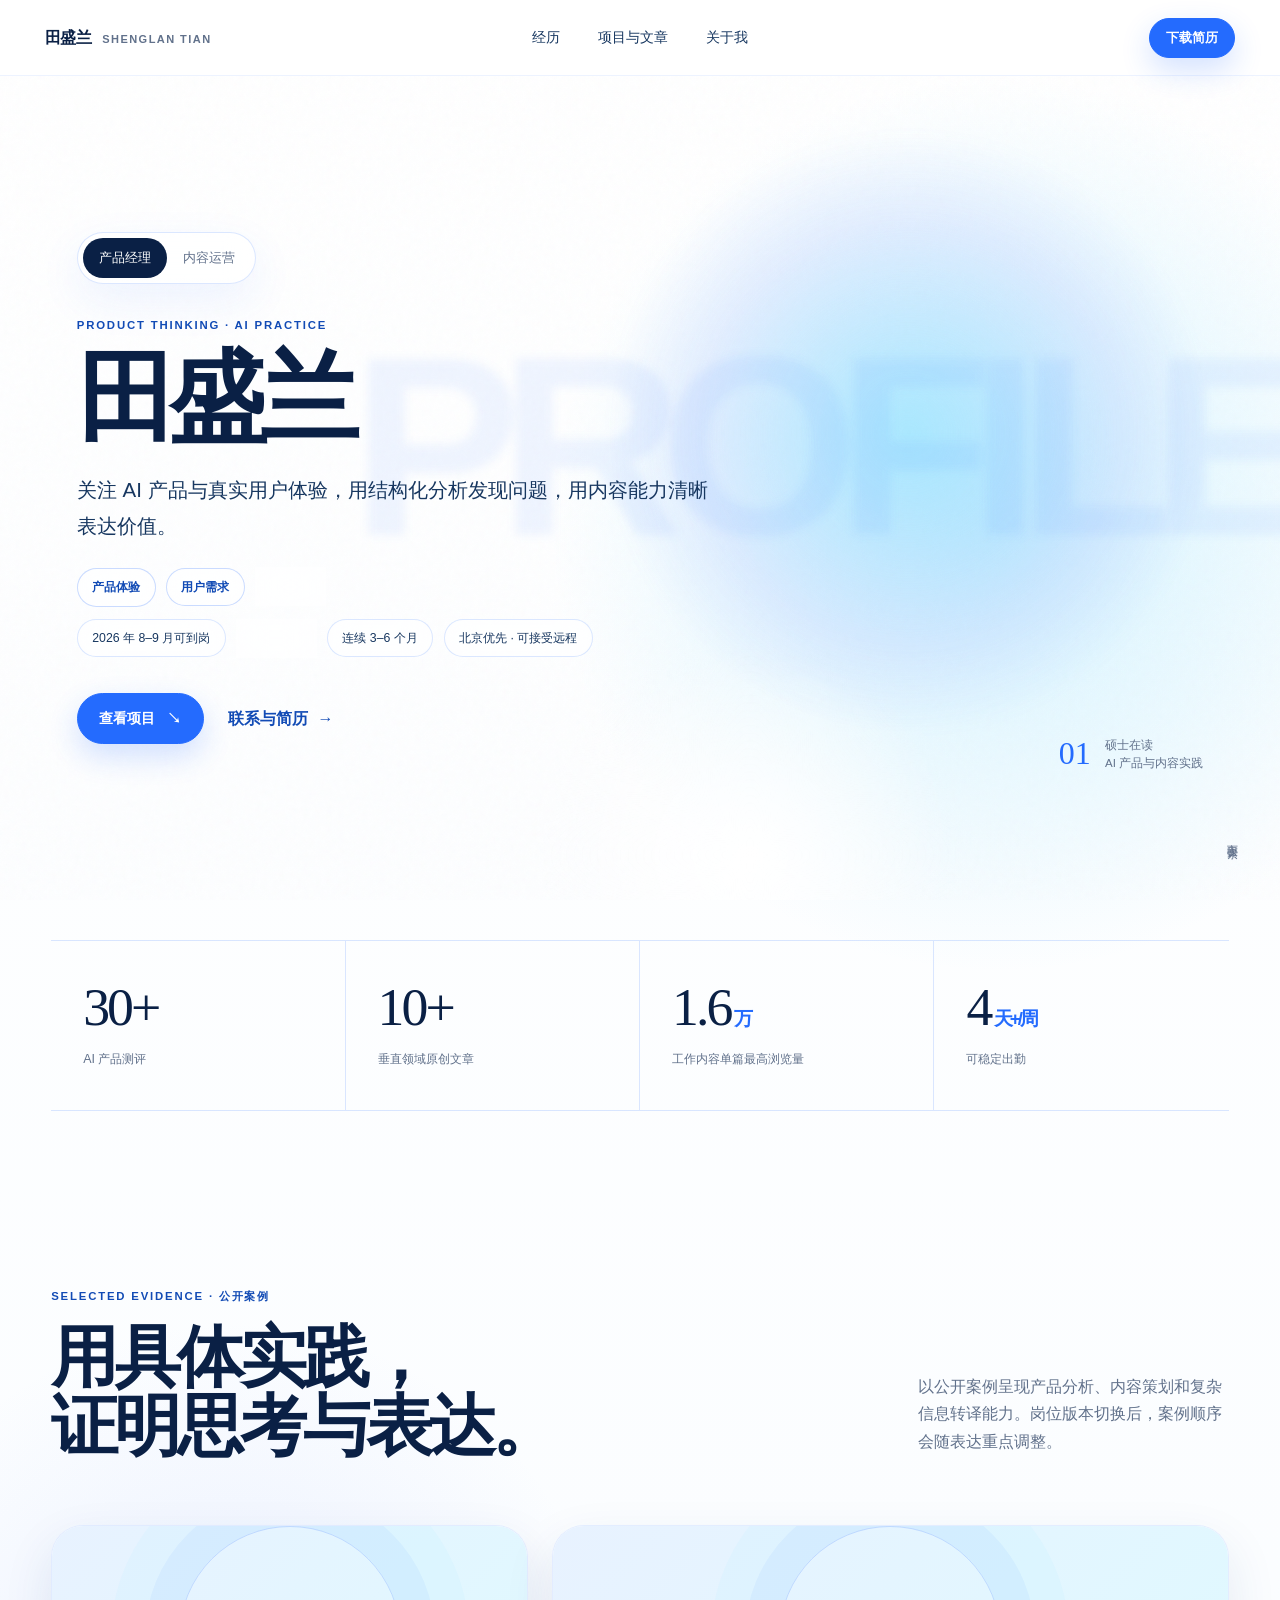
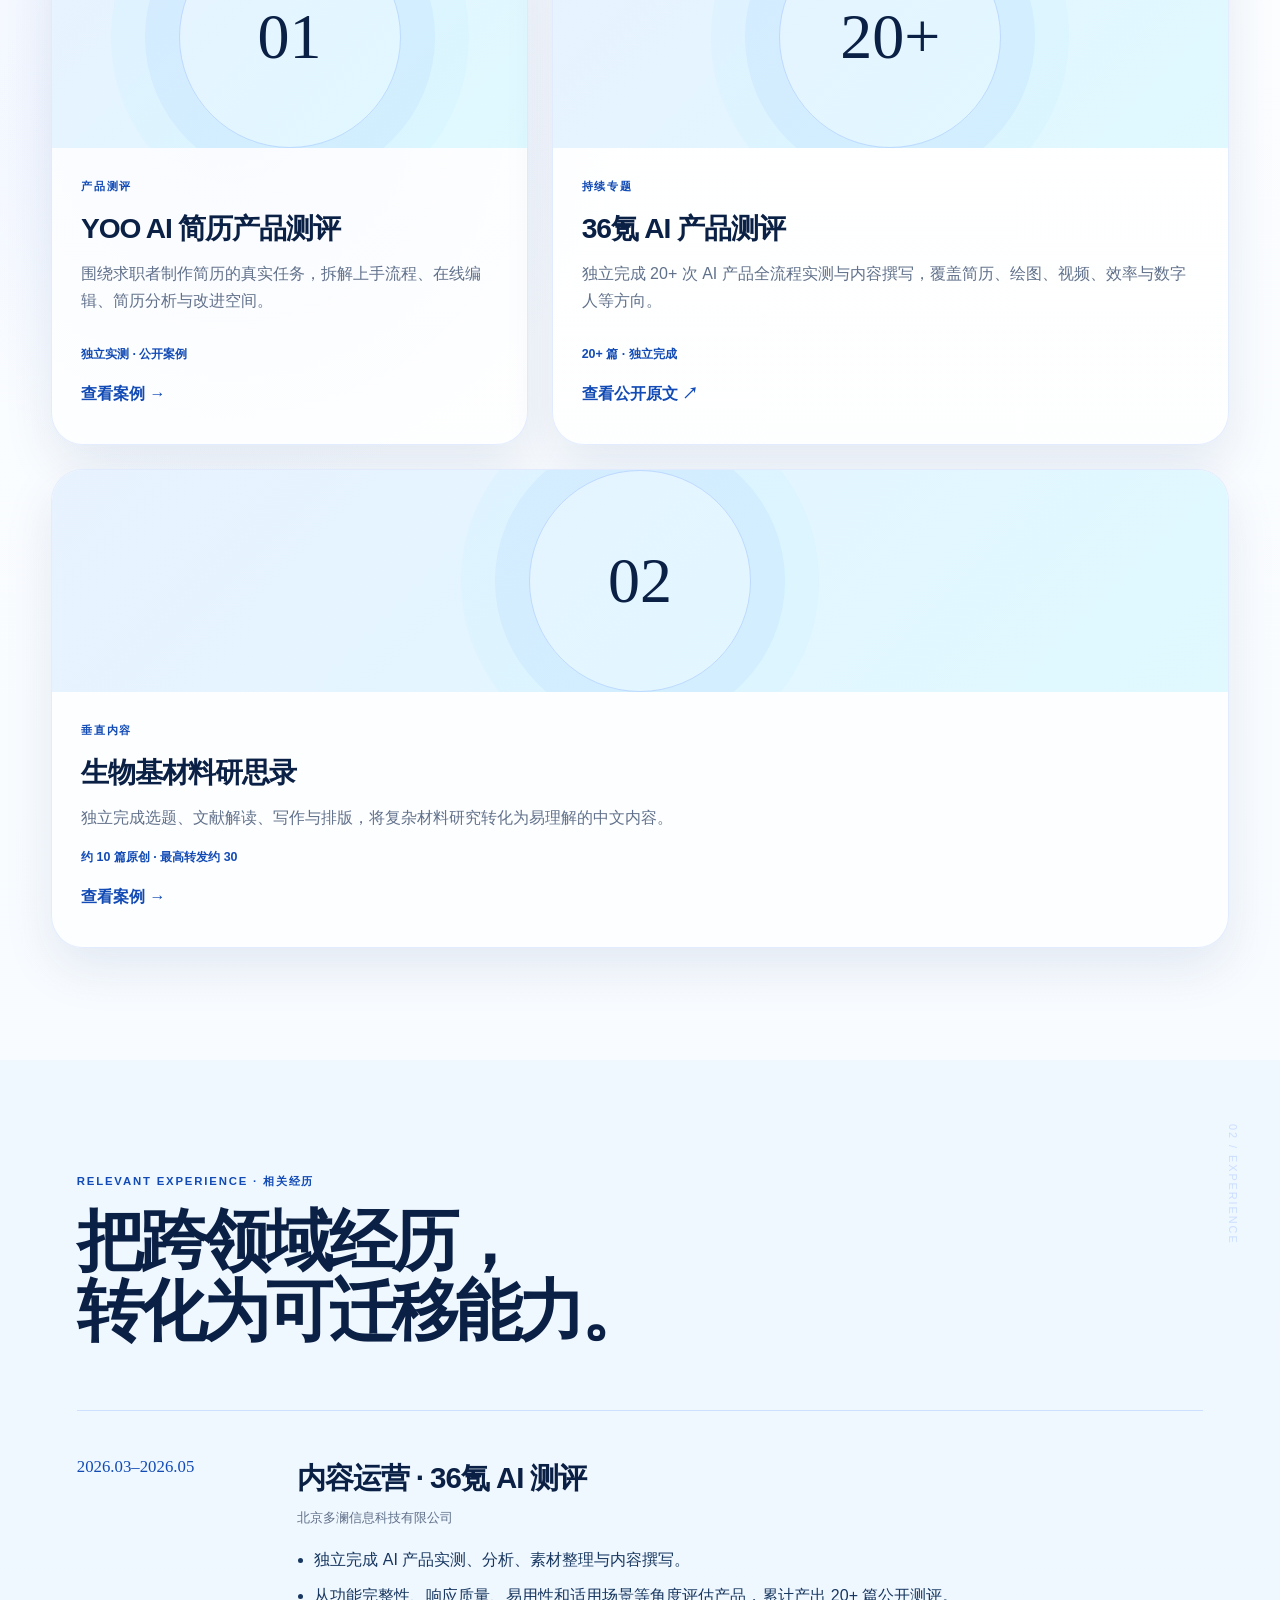
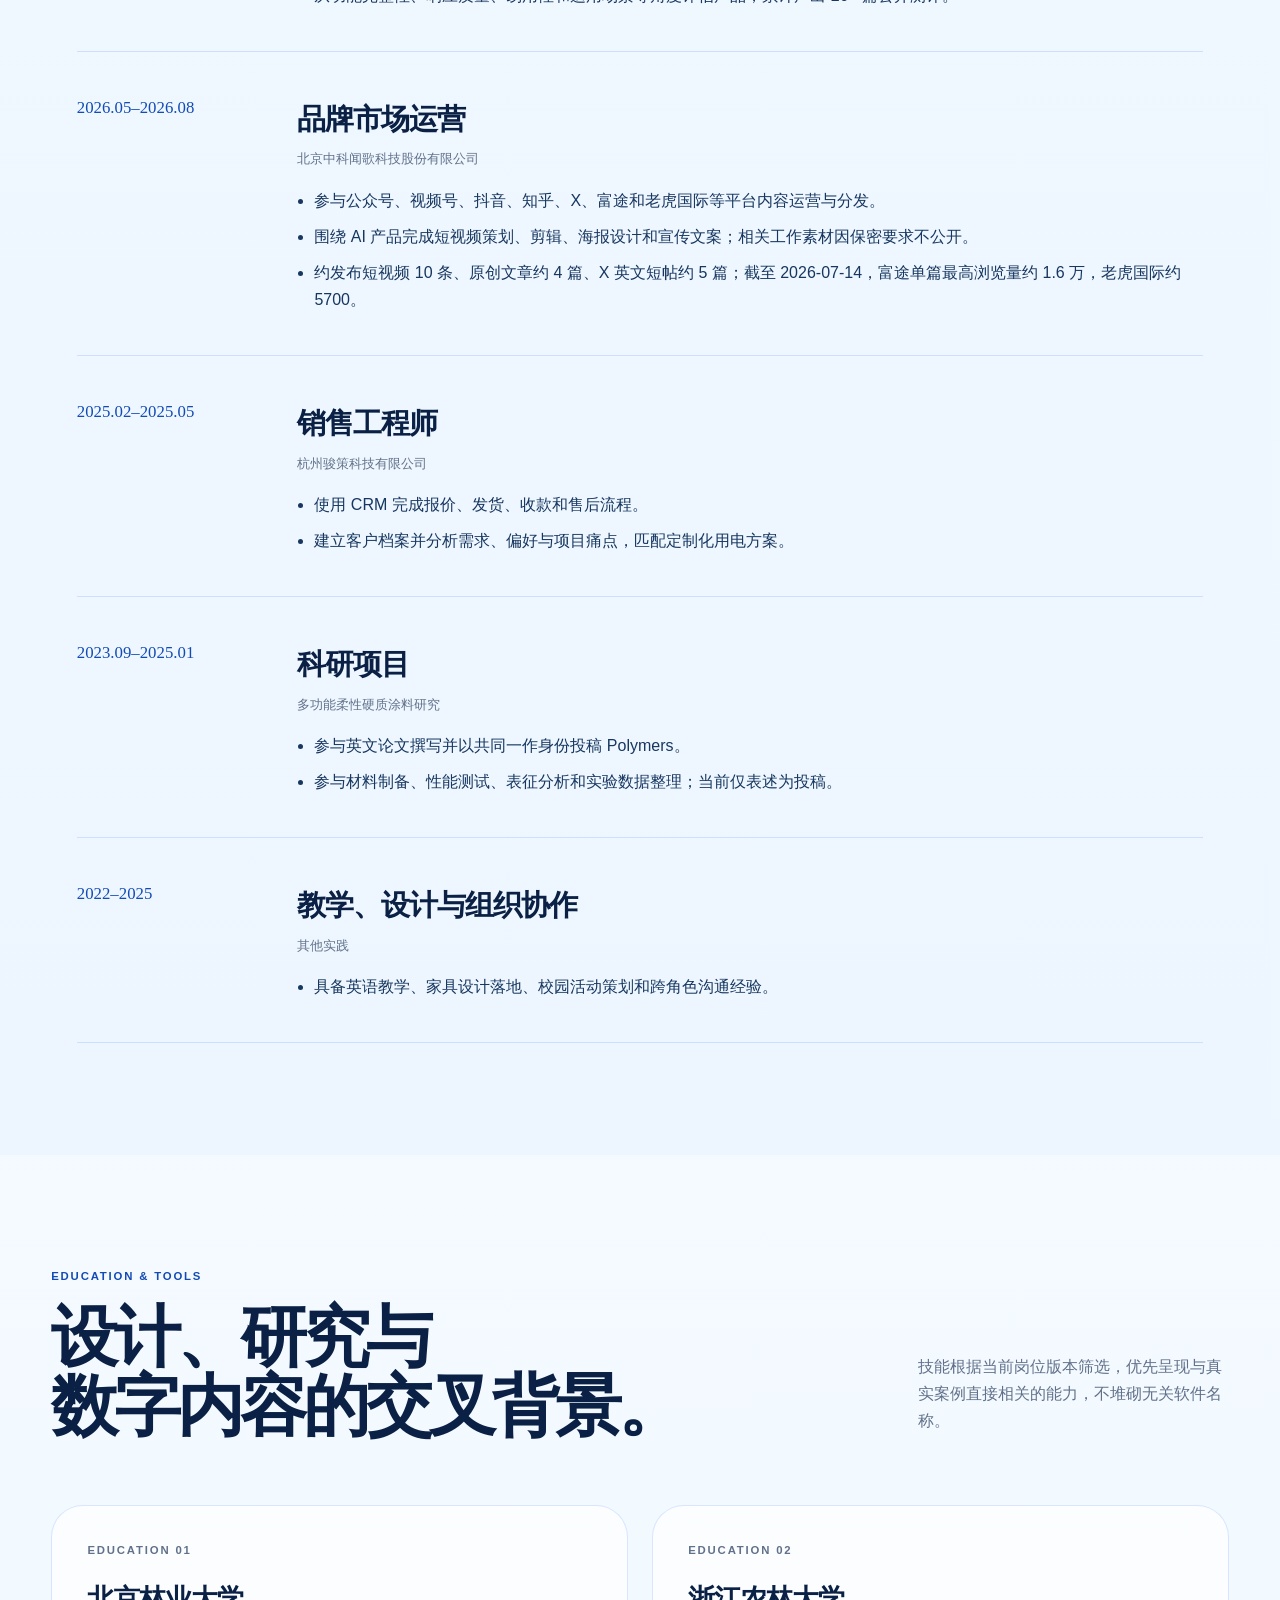
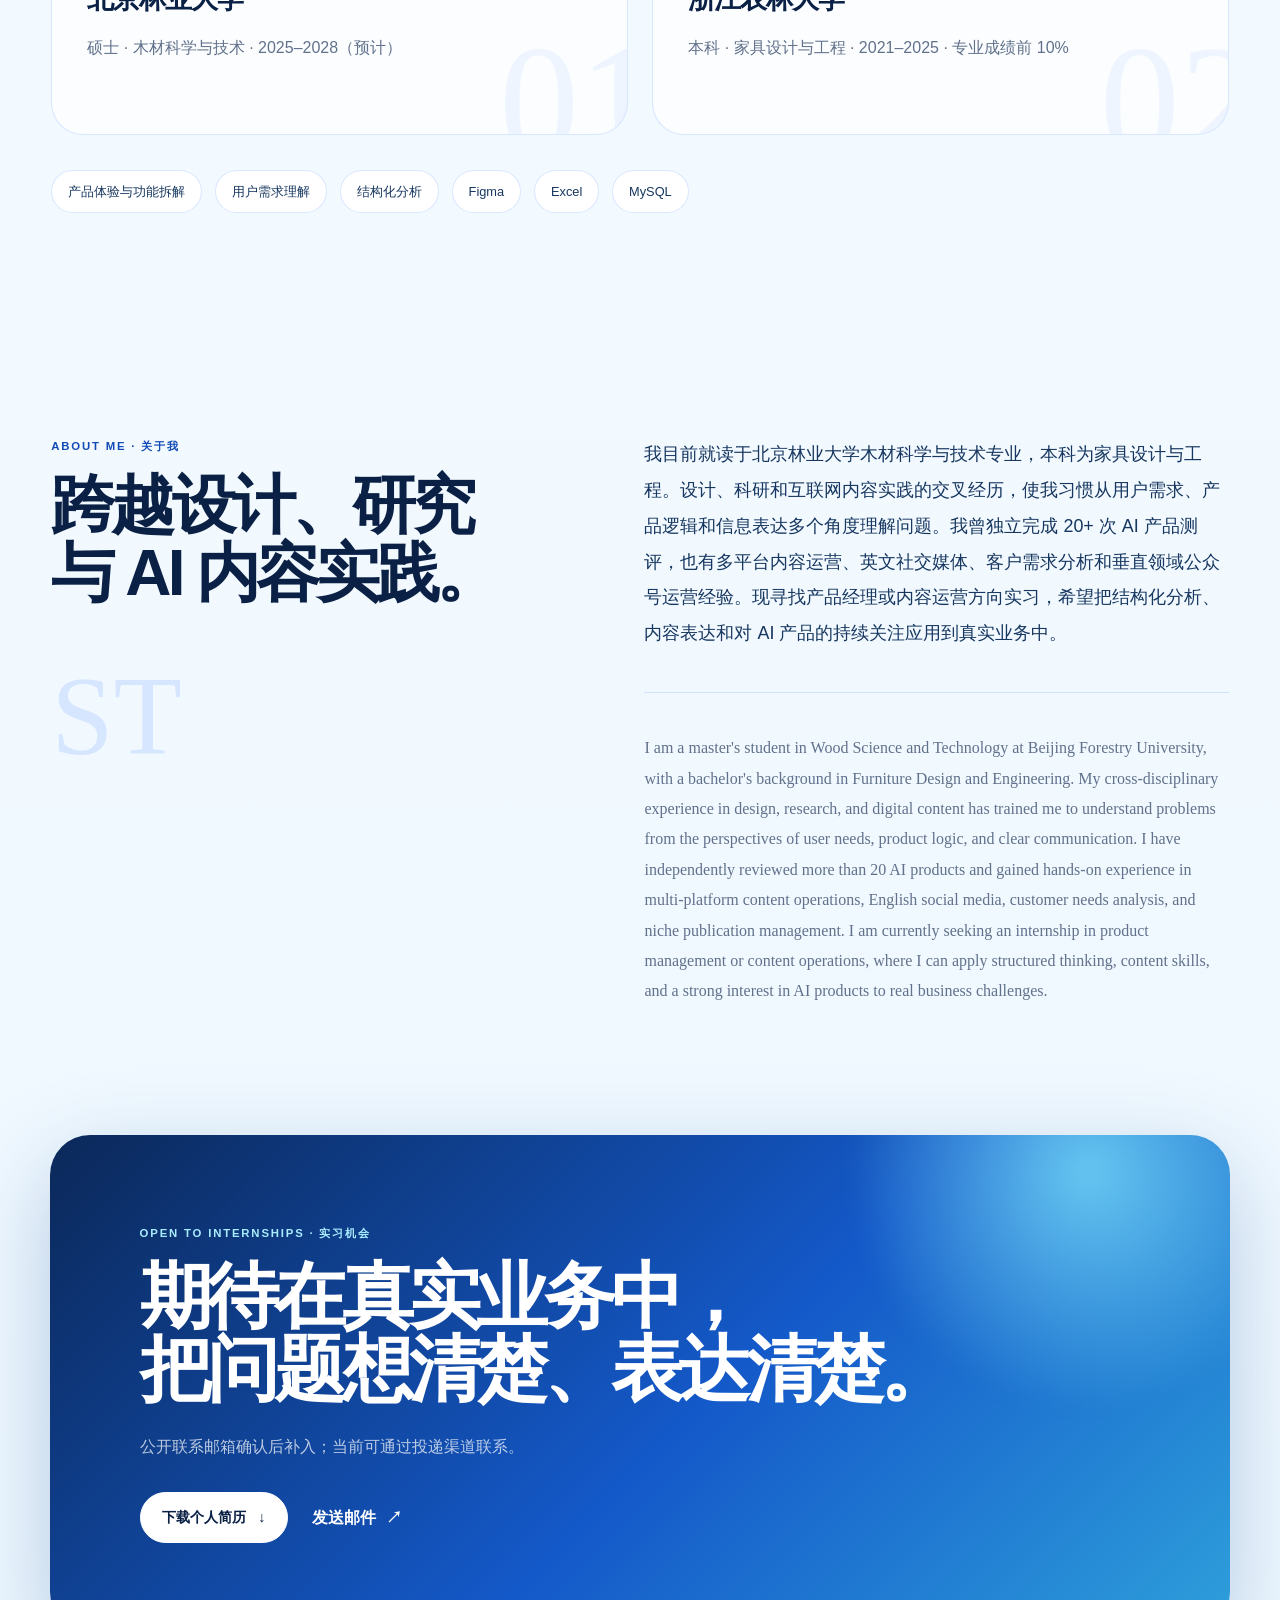
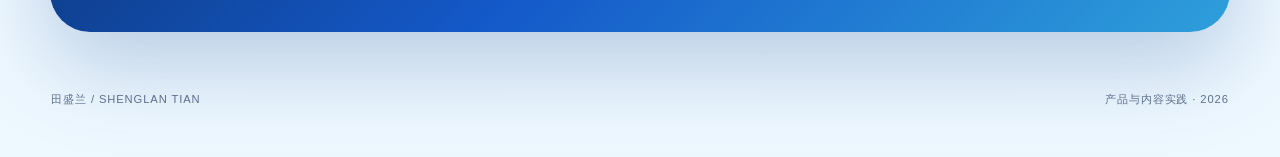
<file: index.html>
<!doctype html>
<html lang="zh-CN">
<head>
  <meta charset="utf-8">
  <meta name="viewport" content="width=device-width, initial-scale=1">
  <meta name="description" content="田盛兰的个人求职网站，聚焦产品经理与内容运营方向，展示 AI 产品测评、内容实践与相关经历。">
  <meta name="theme-color" content="#f7fbff">
  <title>田盛兰｜产品与内容实践</title>
  <link rel="stylesheet" href="styles/tokens.css">
  <link rel="stylesheet" href="styles/site.css">
  <link rel="stylesheet" href="styles/responsive.css">
</head>
<body>
  <a class="skip-link" href="#main-content">跳至主要内容</a>

  <header class="site-header">
    <a class="identity-mark" href="#hero" aria-label="返回首页">
      <span>田盛兰</span>
      <span>SHENGLAN TIAN</span>
    </a>
    <nav aria-label="主导航">
      <a href="#experience">经历</a>
      <a href="#projects">项目与文章</a>
      <a href="#about">关于我</a>
    </nav>
    <a class="button button--small header-download" data-resume-link href="assets/resume/田盛兰-个人简历.pdf" download>下载简历</a>
  </header>

  <main id="main-content">
    <section class="hero" id="hero" aria-labelledby="hero-title">
      <div class="hero__light hero__light--one" aria-hidden="true"></div>
      <div class="hero__light hero__light--two" aria-hidden="true"></div>
      <div class="hero__ghost" aria-hidden="true">PROFILE</div>

      <div class="hero__content">
        <div class="role-switch" role="group" aria-label="查看岗位版本">
          <button type="button" data-role="productManager" aria-pressed="true">产品经理</button>
          <button type="button" data-role="contentOperations" aria-pressed="false">内容运营</button>
        </div>
        <p class="eyebrow" data-field="eyebrow"></p>
        <h1 id="hero-title" data-field="headline"></h1>
        <p class="hero__summary" data-field="summary"></p>
        <div class="tag-row" data-list="tags"></div>
        <ul class="availability" data-list="availability" aria-label="实习条件"></ul>
        <div class="hero__actions">
          <a class="button" href="#projects">查看项目 <span aria-hidden="true">↘</span></a>
          <a class="text-link" href="#contact">联系与简历 <span aria-hidden="true">→</span></a>
        </div>
      </div>

      <aside class="hero-note" aria-label="个人状态">
        <span class="hero-note__number">01</span>
        <p>硕士在读<br>AI 产品与内容实践</p>
      </aside>
      <a class="scroll-cue" href="#metrics"><span>向下探索</span><span aria-hidden="true">↓</span></a>
    </section>

    <section class="section metrics" id="metrics" aria-label="核心数据">
      <div class="metrics__grid" data-list="metrics"></div>
    </section>

    <section class="section section--projects" id="projects">
      <div class="section-heading">
        <div>
          <p class="eyebrow">SELECTED EVIDENCE · 公开案例</p>
          <h2>用具体实践，<br>证明思考与表达。</h2>
        </div>
        <p>以公开案例呈现产品分析、内容策划和复杂信息转译能力。岗位版本切换后，案例顺序会随表达重点调整。</p>
      </div>
      <div class="project-grid" data-project-grid></div>
    </section>

    <section class="section section--experience" id="experience">
      <div class="section-index" aria-hidden="true">02 / EXPERIENCE</div>
      <div class="section-heading section-heading--compact">
        <div>
          <p class="eyebrow">RELEVANT EXPERIENCE · 相关经历</p>
          <h2>把跨领域经历，<br>转化为可迁移能力。</h2>
        </div>
      </div>
      <div class="timeline" data-experience-list></div>
    </section>

    <section class="section education" id="education">
      <div class="section-heading">
        <div>
          <p class="eyebrow">EDUCATION & TOOLS</p>
          <h2>设计、研究与<br>数字内容的交叉背景。</h2>
        </div>
        <p>技能根据当前岗位版本筛选，优先呈现与真实案例直接相关的能力，不堆砌无关软件名称。</p>
      </div>
      <div class="education-grid" data-list="education"></div>
      <div class="skill-cloud" data-list="skills" aria-label="相关能力与工具"></div>
    </section>

    <section class="section about" id="about">
      <div class="about__title">
        <p class="eyebrow">ABOUT ME · 关于我</p>
        <h2>跨越设计、研究<br>与 AI 内容实践。</h2>
        <span class="about__monogram" aria-hidden="true">ST</span>
      </div>
      <div class="about__copy">
        <p data-field="aboutZh"></p>
        <p class="about__english" lang="en" data-field="aboutEn"></p>
      </div>
    </section>

    <section class="section contact" id="contact">
      <div class="contact__glow" aria-hidden="true"></div>
      <p class="eyebrow">OPEN TO INTERNSHIPS · 实习机会</p>
      <h2>期待在真实业务中，<br>把问题想清楚、表达清楚。</h2>
      <p data-field="contactNote"></p>
      <div class="contact__actions">
        <a class="button button--light" data-resume-link href="assets/resume/田盛兰-个人简历.pdf" download>下载个人简历 <span aria-hidden="true">↓</span></a>
        <a class="text-link text-link--light" data-email-link hidden>发送邮件 <span aria-hidden="true">↗</span></a>
      </div>
    </section>
  </main>

  <footer>
    <span>田盛兰 / SHENGLAN TIAN</span>
    <span>产品与内容实践 · 2026</span>
  </footer>

  <noscript><p class="noscript">请启用 JavaScript 以查看岗位定制内容；简历仍可通过页面顶部按钮下载。</p></noscript>
  <script src="scripts/content.js"></script>
  <script src="scripts/app.js"></script>
</body>
</html>
</file>
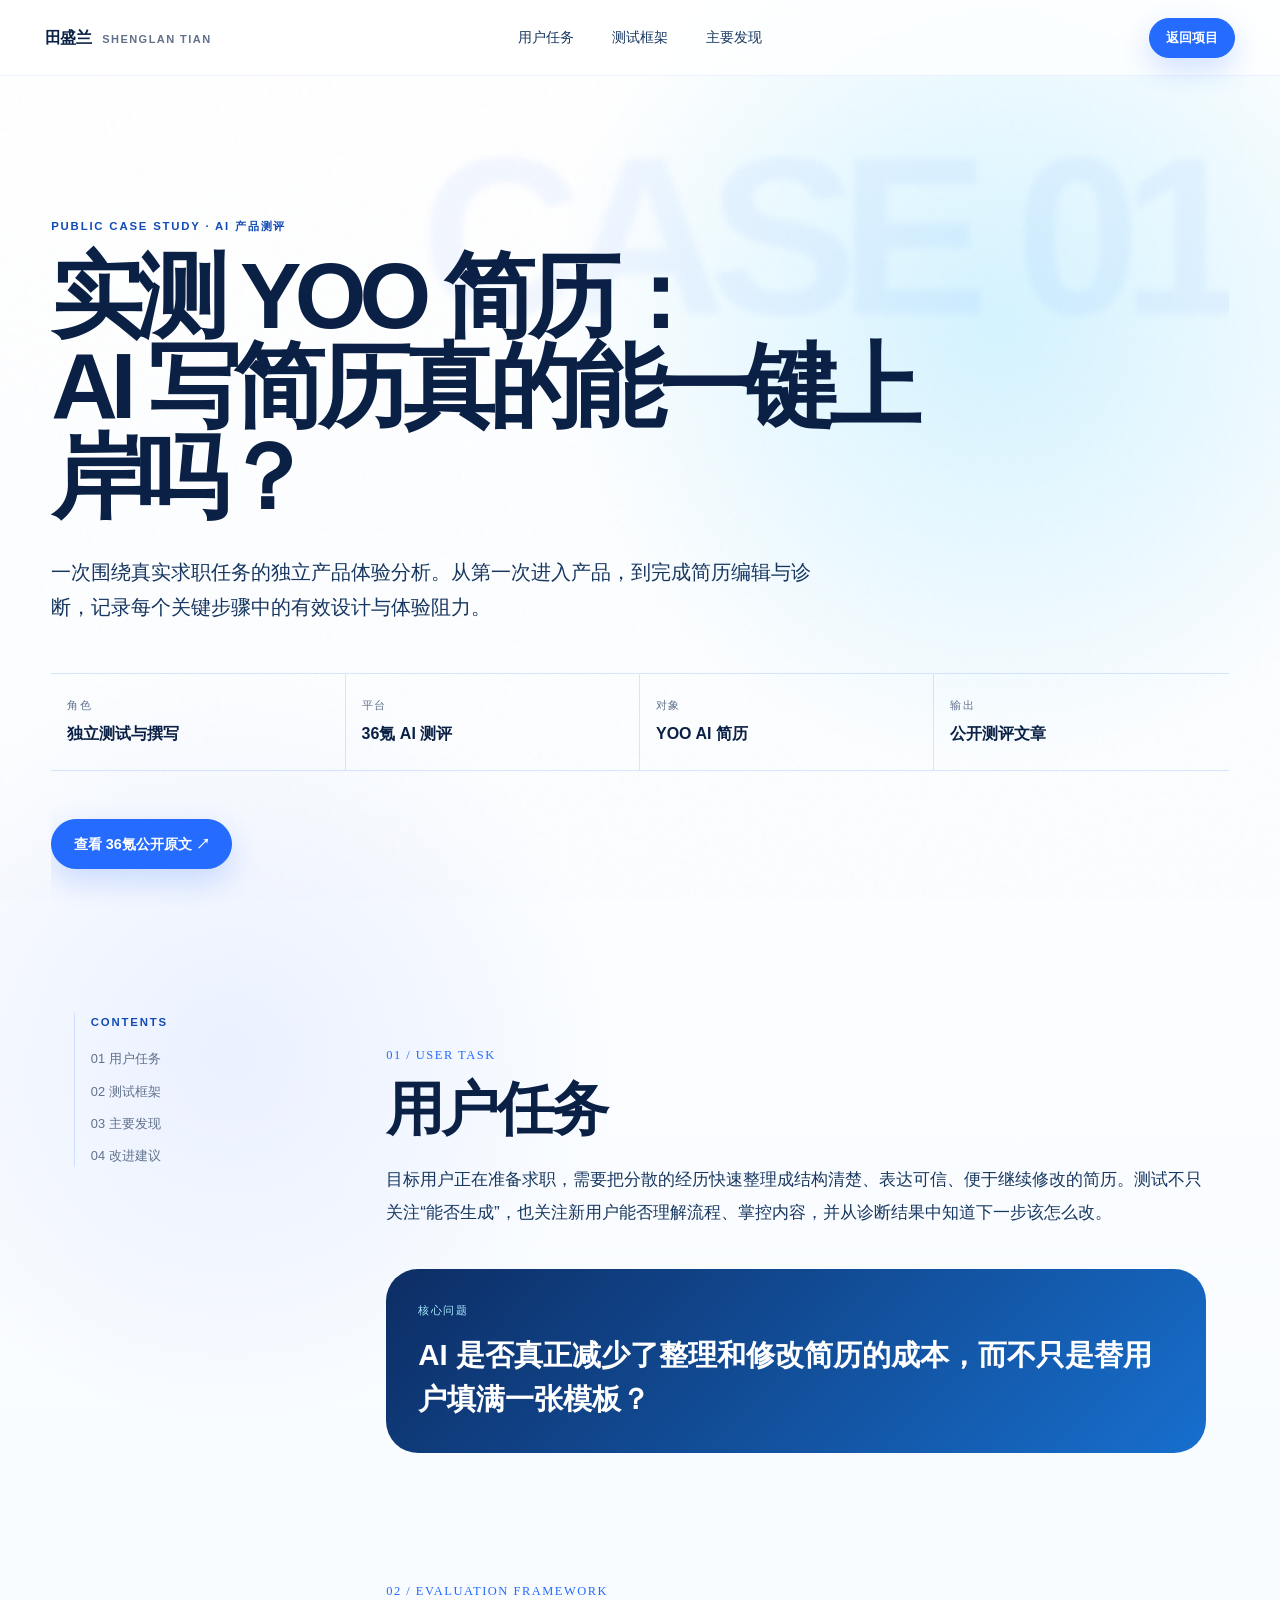
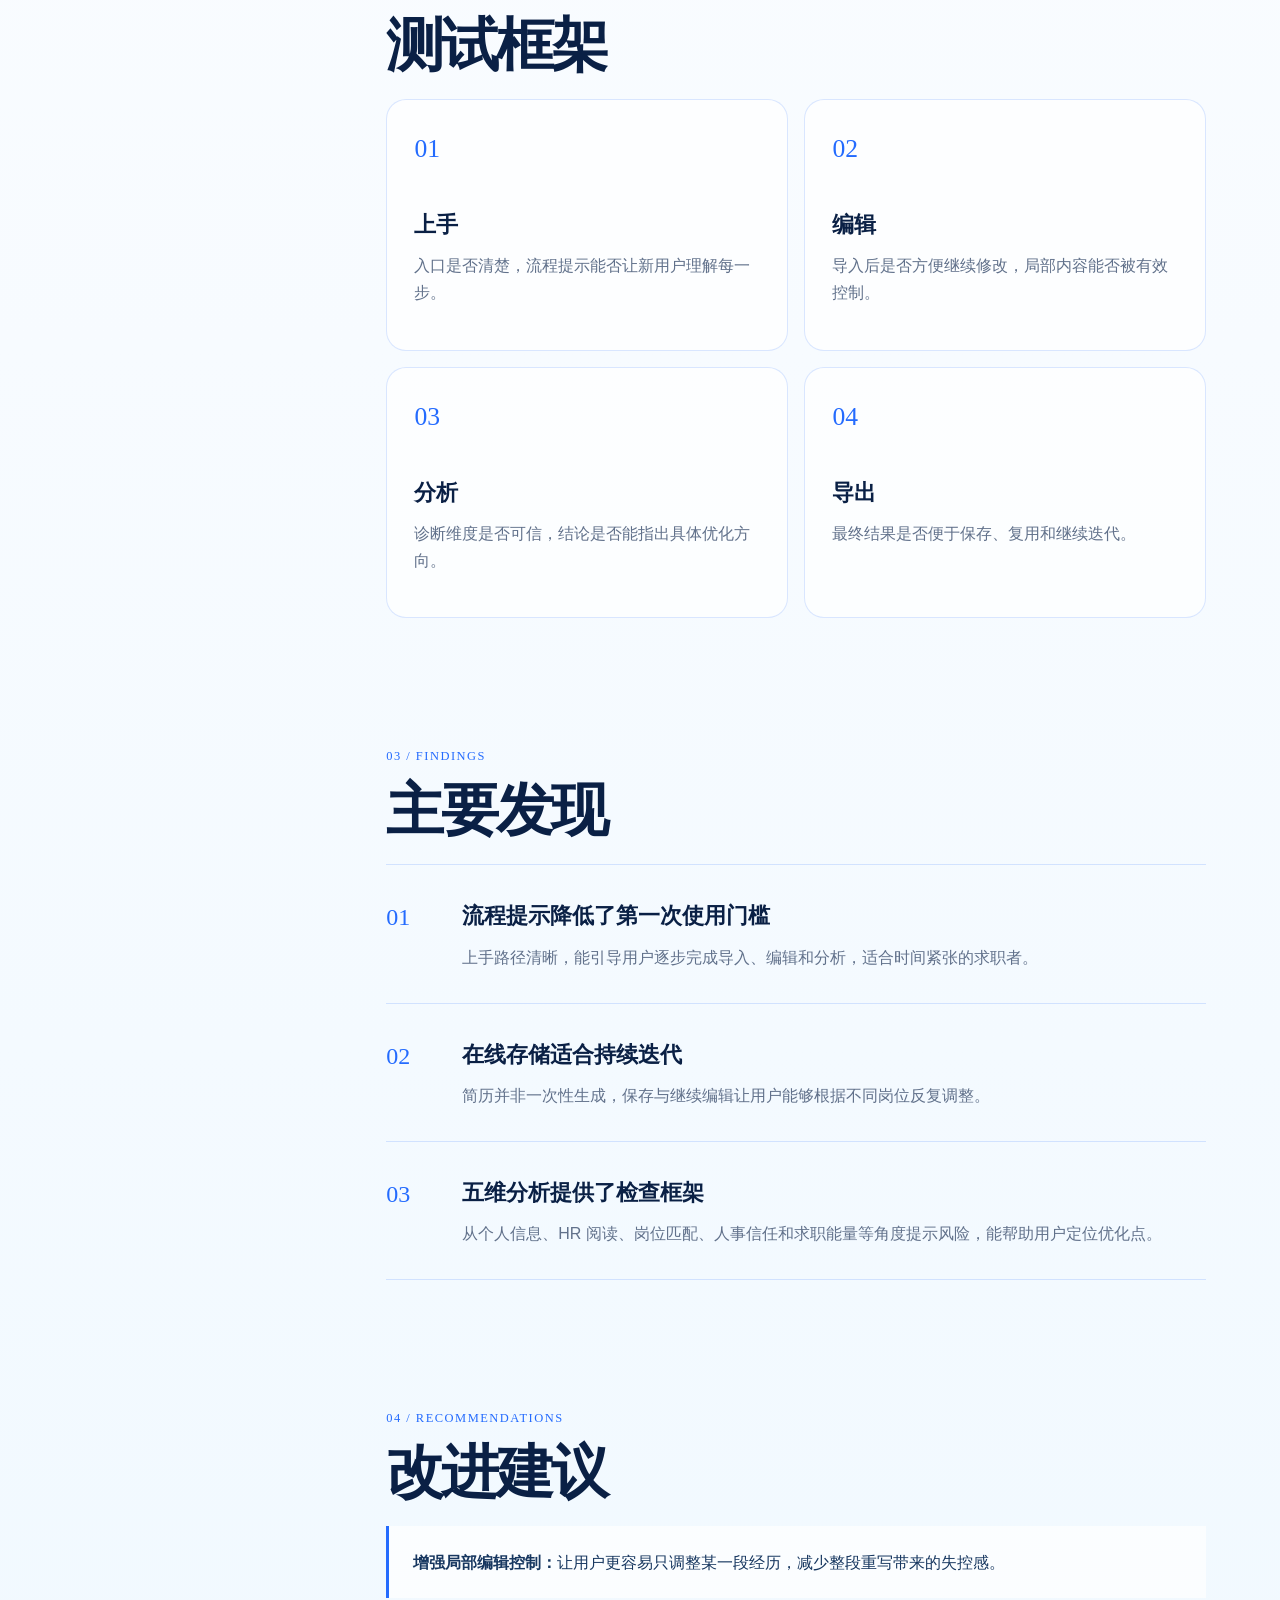
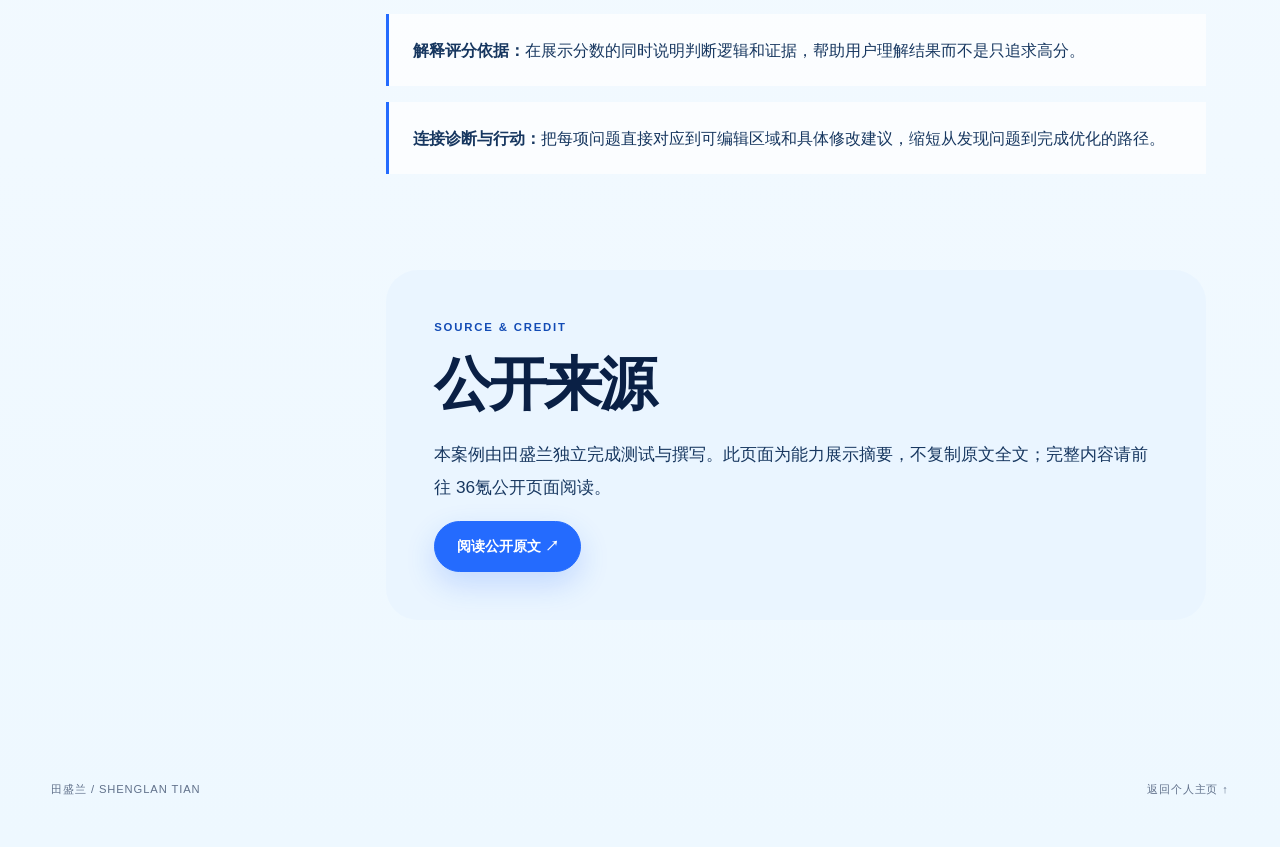
<file: case-yoo.html>
<!doctype html>
<html lang="zh-CN">
<head>
  <meta charset="utf-8">
  <meta name="viewport" content="width=device-width, initial-scale=1">
  <meta name="description" content="田盛兰独立完成的 YOO AI 简历产品测评案例，包含用户任务、测试框架、主要发现与改进建议。">
  <meta name="theme-color" content="#f7fbff">
  <title>YOO AI 简历产品测评｜田盛兰</title>
  <link rel="stylesheet" href="styles/tokens.css">
  <link rel="stylesheet" href="styles/site.css">
  <link rel="stylesheet" href="styles/responsive.css">
</head>
<body class="case-page">
  <a class="skip-link" href="#main-content">跳至主要内容</a>
  <header class="site-header">
    <a class="identity-mark" href="index.html" aria-label="返回首页">
      <span>田盛兰</span><span>SHENGLAN TIAN</span>
    </a>
    <nav aria-label="案例导航">
      <a href="#user-task">用户任务</a>
      <a href="#evaluation-framework">测试框架</a>
      <a href="#findings">主要发现</a>
    </nav>
    <a class="button button--small header-download" href="index.html#projects">返回项目</a>
  </header>

  <main id="main-content">
    <section class="case-hero">
      <div class="case-hero__ghost" aria-hidden="true">CASE 01</div>
      <p class="eyebrow">PUBLIC CASE STUDY · AI 产品测评</p>
      <h1>实测 YOO 简历：<br>AI 写简历真的能一键上岸吗？</h1>
      <p class="case-hero__lead">一次围绕真实求职任务的独立产品体验分析。从第一次进入产品，到完成简历编辑与诊断，记录每个关键步骤中的有效设计与体验阻力。</p>
      <dl class="case-meta">
        <div><dt>角色</dt><dd>独立测试与撰写</dd></div>
        <div><dt>平台</dt><dd>36氪 AI 测评</dd></div>
        <div><dt>对象</dt><dd>YOO AI 简历</dd></div>
        <div><dt>输出</dt><dd>公开测评文章</dd></div>
      </dl>
      <a class="button" href="https://ai.36kr.com/note-detail/3568010593721054" target="_blank" rel="noopener noreferrer">查看 36氪公开原文 ↗</a>
    </section>

    <div class="case-layout">
      <aside class="case-toc" aria-label="本页目录">
        <p class="eyebrow">CONTENTS</p>
        <a href="#user-task">01 用户任务</a>
        <a href="#evaluation-framework">02 测试框架</a>
        <a href="#findings">03 主要发现</a>
        <a href="#recommendations">04 改进建议</a>
      </aside>

      <article class="case-article">
        <section id="user-task">
          <p class="case-kicker">01 / USER TASK</p>
          <h2>用户任务</h2>
          <p>目标用户正在准备求职，需要把分散的经历快速整理成结构清楚、表达可信、便于继续修改的简历。测试不只关注“能否生成”，也关注新用户能否理解流程、掌控内容，并从诊断结果中知道下一步该怎么改。</p>
          <div class="case-callout">
            <span>核心问题</span>
            <strong>AI 是否真正减少了整理和修改简历的成本，而不只是替用户填满一张模板？</strong>
          </div>
        </section>

        <section id="evaluation-framework">
          <p class="case-kicker">02 / EVALUATION FRAMEWORK</p>
          <h2>测试框架</h2>
          <div class="framework-grid">
            <article><span>01</span><h3>上手</h3><p>入口是否清楚，流程提示能否让新用户理解每一步。</p></article>
            <article><span>02</span><h3>编辑</h3><p>导入后是否方便继续修改，局部内容能否被有效控制。</p></article>
            <article><span>03</span><h3>分析</h3><p>诊断维度是否可信，结论是否能指出具体优化方向。</p></article>
            <article><span>04</span><h3>导出</h3><p>最终结果是否便于保存、复用和继续迭代。</p></article>
          </div>
        </section>

        <section id="findings">
          <p class="case-kicker">03 / FINDINGS</p>
          <h2>主要发现</h2>
          <div class="finding-list">
            <article><span>01</span><div><h3>流程提示降低了第一次使用门槛</h3><p>上手路径清晰，能引导用户逐步完成导入、编辑和分析，适合时间紧张的求职者。</p></div></article>
            <article><span>02</span><div><h3>在线存储适合持续迭代</h3><p>简历并非一次性生成，保存与继续编辑让用户能够根据不同岗位反复调整。</p></div></article>
            <article><span>03</span><div><h3>五维分析提供了检查框架</h3><p>从个人信息、HR 阅读、岗位匹配、人事信任和求职能量等角度提示风险，能帮助用户定位优化点。</p></div></article>
          </div>
        </section>

        <section id="recommendations">
          <p class="case-kicker">04 / RECOMMENDATIONS</p>
          <h2>改进建议</h2>
          <ul class="recommendation-list">
            <li><strong>增强局部编辑控制：</strong>让用户更容易只调整某一段经历，减少整段重写带来的失控感。</li>
            <li><strong>解释评分依据：</strong>在展示分数的同时说明判断逻辑和证据，帮助用户理解结果而不是只追求高分。</li>
            <li><strong>连接诊断与行动：</strong>把每项问题直接对应到可编辑区域和具体修改建议，缩短从发现问题到完成优化的路径。</li>
          </ul>
        </section>

        <section class="case-source">
          <p class="eyebrow">SOURCE & CREDIT</p>
          <h2>公开来源</h2>
          <p>本案例由田盛兰独立完成测试与撰写。此页面为能力展示摘要，不复制原文全文；完整内容请前往 36氪公开页面阅读。</p>
          <a class="button" href="https://ai.36kr.com/note-detail/3568010593721054" target="_blank" rel="noopener noreferrer">阅读公开原文 ↗</a>
        </section>
      </article>
    </div>
  </main>

  <footer><span>田盛兰 / SHENGLAN TIAN</span><span><a href="index.html">返回个人主页 ↑</a></span></footer>
</body>
</html>
</file>
<file: styles/tokens.css>
:root {
  --color-canvas: #f7fbff;
  --color-surface: rgba(255, 255, 255, 0.66);
  --color-surface-solid: #ffffff;
  --color-ink: #0a2045;
  --color-ink-soft: #173760;
  --color-muted: #61718b;
  --color-line: rgba(36, 107, 254, 0.16);
  --color-accent: #246bfe;
  --color-accent-deep: #124bb5;
  --color-accent-2: #65d5ff;
  --color-accent-soft: #eaf5ff;
  --font-sans: Inter, "SF Pro Display", "Segoe UI", "PingFang SC", "Microsoft YaHei", sans-serif;
  --font-serif: Georgia, "Times New Roman", serif;
  --space-1: 0.5rem;
  --space-2: 0.75rem;
  --space-3: 1rem;
  --space-4: 1.5rem;
  --space-5: 2rem;
  --space-6: 3rem;
  --space-7: 5rem;
  --space-8: 7rem;
  --radius-sm: 0.75rem;
  --radius-md: 1.25rem;
  --radius-lg: 2rem;
  --radius-pill: 999px;
  --shadow-soft: 0 24px 80px rgba(23, 76, 154, 0.12);
  --shadow-card: 0 20px 50px rgba(27, 72, 130, 0.1);
  --content: 1180px;
  --ease: cubic-bezier(0.2, 0.75, 0.2, 1);
}
</file>
<file: styles/site.css>
* { box-sizing: border-box; }
html { scroll-behavior: smooth; }
body {
  margin: 0;
  min-width: 320px;
  background:
    radial-gradient(circle at 78% 8%, rgba(101, 213, 255, 0.27), transparent 28rem),
    radial-gradient(circle at 18% 26%, rgba(137, 168, 255, 0.15), transparent 24rem),
    linear-gradient(180deg, #ffffff 0%, var(--color-canvas) 48%, #eef8ff 100%);
  color: var(--color-ink);
  font-family: var(--font-sans);
  font-size: 16px;
  line-height: 1.7;
  -webkit-font-smoothing: antialiased;
}
body::before {
  position: fixed;
  inset: 0;
  z-index: -1;
  opacity: 0.2;
  pointer-events: none;
  content: "";
  background-image: url("data:image/svg+xml,%3Csvg viewBox='0 0 180 180' xmlns='http://www.w3.org/2000/svg'%3E%3Cfilter id='n'%3E%3CfeTurbulence type='fractalNoise' baseFrequency='.85' numOctaves='3' stitchTiles='stitch'/%3E%3C/filter%3E%3Crect width='100%25' height='100%25' filter='url(%23n)' opacity='.12'/%3E%3C/svg%3E");
}
a { color: inherit; text-decoration: none; }
button, a { -webkit-tap-highlight-color: transparent; }
button { font: inherit; }
img { display: block; max-width: 100%; }
h1, h2, h3, p { margin-top: 0; }
h1, h2, h3 { text-wrap: balance; }
::selection { background: rgba(101, 213, 255, 0.45); color: var(--color-ink); }
a:focus-visible, button:focus-visible { outline: 3px solid var(--color-accent-2); outline-offset: 4px; }

.skip-link {
  position: fixed;
  top: 0.75rem;
  left: 0.75rem;
  z-index: 100;
  padding: 0.65rem 1rem;
  border-radius: var(--radius-pill);
  background: var(--color-ink);
  color: #fff;
  transform: translateY(-150%);
}
.skip-link:focus { transform: none; }

.site-header {
  position: sticky;
  top: 0;
  z-index: 20;
  display: grid;
  grid-template-columns: 1fr auto 1fr;
  align-items: center;
  min-height: 76px;
  padding: 0 3.5vw;
  border-bottom: 1px solid rgba(36, 107, 254, 0.08);
  background: rgba(255, 255, 255, 0.72);
  backdrop-filter: blur(18px);
}
.identity-mark { display: inline-flex; align-items: baseline; gap: 0.65rem; width: fit-content; font-weight: 720; letter-spacing: -0.02em; }
.identity-mark span:last-child { color: var(--color-muted); font-size: 0.69rem; font-style: normal; letter-spacing: 0.13em; }
.site-header nav { display: flex; gap: clamp(1.25rem, 3vw, 2.75rem); color: var(--color-ink-soft); font-size: 0.9rem; }
.site-header nav a { position: relative; }
.site-header nav a::after { position: absolute; right: 0; bottom: -0.35rem; left: 0; height: 1px; content: ""; background: var(--color-accent); transform: scaleX(0); transition: transform 0.25s var(--ease); }
.site-header nav a:hover::after { transform: scaleX(1); }
.header-download { justify-self: end; }

.button {
  display: inline-flex;
  align-items: center;
  justify-content: center;
  gap: 0.75rem;
  min-height: 48px;
  padding: 0.75rem 1.35rem;
  border: 1px solid var(--color-accent);
  border-radius: var(--radius-pill);
  background: var(--color-accent);
  box-shadow: 0 12px 30px rgba(36, 107, 254, 0.2);
  color: #fff;
  font-size: 0.9rem;
  font-weight: 700;
  transition: transform 0.25s var(--ease), box-shadow 0.25s var(--ease), background 0.25s var(--ease);
}
.button:hover { background: var(--color-accent-deep); box-shadow: 0 15px 35px rgba(36, 107, 254, 0.28); transform: translateY(-2px); }
.button--small { min-height: 40px; padding: 0.5rem 1rem; font-size: 0.8rem; }
.button--light { border-color: #fff; background: #fff; box-shadow: none; color: var(--color-ink); }
.button--light:hover { background: var(--color-accent-soft); }
.text-link { display: inline-flex; align-items: center; gap: 0.6rem; min-height: 44px; color: var(--color-accent-deep); font-weight: 700; }
.text-link span { transition: transform 0.25s var(--ease); }
.text-link:hover span { transform: translateX(4px); }

.hero {
  position: relative;
  display: grid;
  align-content: center;
  min-height: calc(100svh - 76px);
  padding: 6rem max(6vw, calc((100vw - var(--content)) / 2));
  overflow: hidden;
  isolation: isolate;
}
.hero__content { position: relative; z-index: 3; width: min(850px, 76vw); }
.hero__light { position: absolute; z-index: -2; border-radius: 50%; filter: blur(5px); }
.hero__light--one { top: 6%; right: 5%; width: min(48vw, 680px); aspect-ratio: 1; background: radial-gradient(circle, rgba(101, 213, 255, 0.44), rgba(70, 115, 255, 0.1) 48%, transparent 70%); }
.hero__light--two { right: 25%; bottom: -20%; width: 420px; aspect-ratio: 1; background: radial-gradient(circle, rgba(255, 255, 255, 0.92), transparent 70%); }
.hero__ghost { position: absolute; top: 45%; right: -1.5%; z-index: -1; color: rgba(36, 107, 254, 0.07); filter: blur(5px); font-size: clamp(8rem, 20vw, 22rem); font-weight: 850; letter-spacing: -0.09em; line-height: 0.7; pointer-events: none; transform: translateY(-50%); }
.eyebrow { margin-bottom: 1rem; color: var(--color-accent-deep); font-size: 0.71rem; font-weight: 800; letter-spacing: 0.16em; text-transform: uppercase; }
.hero h1 { max-width: 11ch; margin: 0 0 1.65rem; font-size: clamp(3.7rem, 7.7vw, 7.35rem); font-weight: 780; letter-spacing: -0.075em; line-height: 0.96; }
.hero__summary { max-width: 650px; margin-bottom: 1.5rem; color: var(--color-ink-soft); font-size: clamp(1.05rem, 1.6vw, 1.32rem); line-height: 1.75; }
.role-switch { display: inline-flex; margin-bottom: 2rem; padding: 0.3rem; border: 1px solid var(--color-line); border-radius: var(--radius-pill); background: var(--color-surface); box-shadow: 0 16px 45px rgba(36, 107, 254, 0.08); backdrop-filter: blur(14px); }
.role-switch button { padding: 0.55rem 1rem; border: 0; border-radius: var(--radius-pill); background: transparent; color: var(--color-muted); cursor: pointer; font-size: 0.84rem; transition: 0.25s var(--ease); }
.role-switch button[aria-pressed="true"] { background: var(--color-ink); color: #fff; }
.tag-row, .availability { display: flex; flex-wrap: wrap; gap: 0.65rem; margin: 0; padding: 0; }
.tag-row span, .availability li { padding: 0.48rem 0.9rem; border: 1px solid var(--color-line); border-radius: var(--radius-pill); background: var(--color-surface); backdrop-filter: blur(14px); color: var(--color-ink-soft); font-size: 0.77rem; list-style: none; }
.tag-row span { border-color: rgba(36, 107, 254, 0.24); color: var(--color-accent-deep); font-weight: 720; }
.availability { margin-top: 0.8rem; }
.hero__actions { display: flex; align-items: center; gap: 1.5rem; margin-top: 2.25rem; }
.hero-note { position: absolute; right: 6vw; bottom: 14%; z-index: 3; display: grid; grid-template-columns: auto auto; align-items: start; gap: 0.9rem; color: var(--color-muted); font-size: 0.72rem; line-height: 1.55; }
.hero-note__number { color: var(--color-accent); font-family: var(--font-serif); font-size: 2rem; line-height: 1; }
.scroll-cue { position: absolute; right: 3vw; bottom: 2.5rem; display: flex; gap: 0.8rem; align-items: center; color: var(--color-muted); font-size: 0.68rem; letter-spacing: 0.1em; writing-mode: vertical-rl; }

.section { position: relative; width: min(var(--content), calc(100% - 8vw)); margin: 0 auto; padding: var(--space-8) 0; }
.section-heading { display: grid; grid-template-columns: minmax(0, 1.45fr) minmax(260px, 0.55fr); gap: 3rem; align-items: end; margin-bottom: 4rem; }
.section-heading h2 { margin-bottom: 0; font-size: clamp(2.5rem, 5.2vw, 5rem); font-weight: 720; letter-spacing: -0.06em; line-height: 1.04; }
.section-heading > p { margin-bottom: 0.4rem; color: var(--color-muted); }
.section-heading--compact { grid-template-columns: 1fr; }

.metrics { padding-top: 2.5rem; padding-bottom: 4rem; }
.metrics__grid { display: grid; grid-template-columns: repeat(4, 1fr); border-top: 1px solid var(--color-line); border-bottom: 1px solid var(--color-line); }
.metric-card { position: relative; padding: 2.5rem 2rem; border-right: 1px solid var(--color-line); overflow: hidden; }
.metric-card:last-child { border-right: 0; }
.metric-card strong { display: block; font-family: var(--font-serif); font-size: clamp(2.7rem, 4.2vw, 4.5rem); font-weight: 400; letter-spacing: -0.055em; line-height: 1; }
.metric-card strong small { margin-left: 0.18em; color: var(--color-accent); font-family: var(--font-sans); font-size: 0.35em; font-weight: 750; }
.metric-card span { display: block; margin-top: 0.9rem; color: var(--color-muted); font-size: 0.78rem; }

.project-grid { display: grid; grid-template-columns: repeat(12, 1fr); gap: 1.5rem; }
.project-card { position: relative; grid-column: span 4; display: flex; flex-direction: column; min-height: 520px; border: 1px solid rgba(36, 107, 254, 0.12); border-radius: var(--radius-lg); background: rgba(255, 255, 255, 0.7); box-shadow: var(--shadow-card); overflow: hidden; transition: transform 0.35s var(--ease), box-shadow 0.35s var(--ease); }
.project-card:first-child { grid-column: span 5; }
.project-card:nth-child(2) { grid-column: span 7; }
.project-card:nth-child(3) { grid-column: span 12; min-height: 360px; }
.project-card:hover { box-shadow: 0 28px 70px rgba(27, 72, 130, 0.17); transform: translateY(-8px); }
.project-card__visual { position: relative; min-height: 260px; background: linear-gradient(135deg, #e8f2ff, #dff9ff); overflow: hidden; }
.project-card__visual img { width: 100%; height: 100%; min-height: 260px; object-fit: cover; }
.project-card__visual--abstract { display: grid; place-items: center; min-height: 200px; }
.project-card__visual--abstract::before { width: 220px; height: 220px; border: 1px solid rgba(36, 107, 254, 0.2); border-radius: 50%; content: ""; box-shadow: 0 0 0 34px rgba(36, 107, 254, 0.05), 0 0 0 68px rgba(101, 213, 255, 0.05); }
.project-card__visual--abstract span { position: absolute; font-family: var(--font-serif); font-size: 4rem; }
.project-card__body { display: flex; flex: 1; flex-direction: column; padding: 1.8rem; }
.project-card h3 { margin-bottom: 0.85rem; font-size: clamp(1.45rem, 2.2vw, 2rem); letter-spacing: -0.04em; line-height: 1.2; }
.project-card__body > p:not(.eyebrow):not(.project-card__proof) { color: var(--color-muted); }
.project-card__proof { margin-top: auto; margin-bottom: 0.4rem; color: var(--color-accent-deep); font-size: 0.78rem; font-weight: 750; }

.section--experience { width: 100%; padding-right: max(6vw, calc((100vw - var(--content)) / 2)); padding-left: max(6vw, calc((100vw - var(--content)) / 2)); background: rgba(230, 242, 255, 0.48); }
.section-index { position: absolute; top: 4rem; right: 3vw; color: rgba(36, 107, 254, 0.18); font-size: 0.68rem; letter-spacing: 0.18em; writing-mode: vertical-rl; }
.timeline { border-top: 1px solid var(--color-line); }
.timeline__item { display: grid; grid-template-columns: 180px minmax(0, 1fr); gap: 2.5rem; padding: 2.6rem 0; border-bottom: 1px solid var(--color-line); }
.timeline__period { color: var(--color-accent-deep); font-family: var(--font-serif); font-size: 1.05rem; }
.timeline h3 { margin-bottom: 0.3rem; font-size: clamp(1.4rem, 2.3vw, 2.1rem); letter-spacing: -0.035em; }
.timeline__company { margin-bottom: 1rem; color: var(--color-muted); font-size: 0.84rem; }
.timeline ul { margin: 0; padding-left: 1.1rem; color: var(--color-ink-soft); }
.timeline li + li { margin-top: 0.55rem; }

.education-grid { display: grid; grid-template-columns: repeat(2, 1fr); gap: 1.5rem; }
.education-card { position: relative; min-height: 230px; padding: 2.2rem; border: 1px solid var(--color-line); border-radius: var(--radius-lg); background: var(--color-surface); backdrop-filter: blur(14px); overflow: hidden; }
.education-card::after { position: absolute; right: -2rem; bottom: -3rem; color: rgba(36, 107, 254, 0.06); content: attr(data-index); font-family: var(--font-serif); font-size: 10rem; line-height: 1; }
.education-card h3 { margin-bottom: 0.7rem; font-size: 1.7rem; letter-spacing: -0.04em; }
.education-card p { color: var(--color-muted); }
.skill-cloud { display: flex; flex-wrap: wrap; gap: 0.8rem; margin-top: 2.2rem; }
.skill-cloud span { padding: 0.6rem 1rem; border: 1px solid var(--color-line); border-radius: var(--radius-pill); background: #fff; color: var(--color-ink-soft); font-size: 0.8rem; }

.about { display: grid; grid-template-columns: minmax(0, 0.9fr) minmax(320px, 1.1fr); gap: clamp(3rem, 9vw, 8rem); align-items: start; }
.about h2 { font-size: clamp(2.7rem, 5vw, 4.8rem); letter-spacing: -0.06em; line-height: 1.05; }
.about__title { position: sticky; top: 130px; }
.about__monogram { display: block; margin-top: 2rem; color: rgba(36, 107, 254, 0.13); font-family: var(--font-serif); font-size: 7rem; line-height: 1; }
.about__copy { color: var(--color-ink-soft); font-size: clamp(1.05rem, 1.4vw, 1.22rem); line-height: 2; }
.about__english { margin-top: 2.5rem; padding-top: 2.5rem; border-top: 1px solid var(--color-line); color: var(--color-muted); font-family: var(--font-serif); font-size: 1rem; line-height: 1.9; }

.contact { width: min(var(--content), calc(100% - 4vw)); margin-bottom: 2vw; padding: clamp(3rem, 7vw, 6rem); border-radius: 2.5rem; background: linear-gradient(135deg, #0b2859 0%, #1459c9 55%, #2e9fdb 100%); box-shadow: 0 30px 90px rgba(14, 68, 143, 0.26); color: #fff; overflow: hidden; }
.contact__glow { position: absolute; top: -45%; right: -10%; width: 520px; aspect-ratio: 1; border-radius: 50%; background: radial-gradient(circle, rgba(133, 236, 255, 0.72), transparent 65%); filter: blur(10px); }
.contact > *:not(.contact__glow) { position: relative; z-index: 1; }
.contact .eyebrow { color: #a9ecff; }
.contact h2 { max-width: 850px; margin-bottom: 1.6rem; font-size: clamp(2.6rem, 5.6vw, 5.5rem); letter-spacing: -0.065em; line-height: 1.03; }
.contact > p:not(.eyebrow) { color: rgba(255, 255, 255, 0.72); }
.contact__actions { display: flex; align-items: center; gap: 1.5rem; margin-top: 2rem; }
.text-link--light { color: #fff; }

footer { display: flex; justify-content: space-between; width: min(var(--content), calc(100% - 8vw)); margin: 0 auto; padding: 2rem 0 3rem; color: var(--color-muted); font-size: 0.7rem; letter-spacing: 0.08em; }
.noscript { position: fixed; right: 1rem; bottom: 1rem; left: 1rem; z-index: 50; padding: 1rem; border-radius: var(--radius-sm); background: #fff3cd; text-align: center; }
.reveal { opacity: 0; transform: translateY(22px); transition: opacity 0.7s var(--ease), transform 0.7s var(--ease); }
.reveal.is-visible { opacity: 1; transform: none; }

.case-hero { position: relative; width: min(var(--content), calc(100% - 8vw)); margin: 0 auto; padding: clamp(6rem, 11vw, 10rem) 0 6rem; overflow: hidden; }
.case-hero__ghost { position: absolute; top: 3rem; right: 0; z-index: -1; color: rgba(36, 107, 254, 0.055); filter: blur(3px); font-size: clamp(7rem, 18vw, 14rem); font-weight: 850; letter-spacing: -0.08em; line-height: 1; }
.case-hero h1 { max-width: 920px; margin-bottom: 2rem; font-size: clamp(3.3rem, 7.2vw, 7rem); font-weight: 780; letter-spacing: -0.075em; line-height: 0.98; }
.case-hero__lead { max-width: 760px; color: var(--color-ink-soft); font-size: clamp(1.08rem, 1.6vw, 1.32rem); }
.case-meta { display: grid; grid-template-columns: repeat(4, 1fr); margin: 3rem 0; border-top: 1px solid var(--color-line); border-bottom: 1px solid var(--color-line); }
.case-meta div { padding: 1.4rem 1rem; border-right: 1px solid var(--color-line); }
.case-meta div:last-child { border-right: 0; }
.case-meta dt { color: var(--color-muted); font-size: 0.68rem; letter-spacing: 0.12em; text-transform: uppercase; }
.case-meta dd { margin: 0.35rem 0 0; font-weight: 720; }
.case-layout { display: grid; grid-template-columns: 210px minmax(0, 820px); gap: clamp(3rem, 8vw, 8rem); justify-content: center; width: min(var(--content), calc(100% - 8vw)); margin: 0 auto; padding: 3rem 0 8rem; }
.case-toc { position: sticky; top: 120px; align-self: start; display: grid; gap: 0.65rem; padding-left: 1rem; border-left: 1px solid var(--color-line); color: var(--color-muted); font-size: 0.8rem; }
.case-toc .eyebrow { margin-bottom: 0.35rem; }
.case-toc a:hover { color: var(--color-accent); }
.case-article > section { padding: 2rem 0 6rem; scroll-margin-top: 100px; }
.case-article h2 { margin-bottom: 1.5rem; font-size: clamp(2.5rem, 4.5vw, 4.5rem); letter-spacing: -0.055em; line-height: 1.05; }
.case-article > section > p:not(.case-kicker):not(.eyebrow) { color: var(--color-ink-soft); font-size: 1.08rem; line-height: 1.9; }
.case-kicker { color: var(--color-accent); font-family: var(--font-serif); font-size: 0.78rem; letter-spacing: 0.12em; }
.case-callout { display: grid; gap: 0.8rem; margin-top: 2.5rem; padding: 2rem; border-radius: var(--radius-lg); background: linear-gradient(135deg, #0d2d64, #176fce); color: #fff; }
.case-callout span { color: #a9ecff; font-size: 0.7rem; letter-spacing: 0.14em; }
.case-callout strong { font-size: clamp(1.3rem, 2.3vw, 2rem); line-height: 1.5; }
.framework-grid { display: grid; grid-template-columns: repeat(2, 1fr); gap: 1rem; }
.framework-grid article { min-height: 220px; padding: 1.7rem; border: 1px solid var(--color-line); border-radius: var(--radius-md); background: rgba(255, 255, 255, 0.68); }
.framework-grid article > span { color: var(--color-accent); font-family: var(--font-serif); font-size: 1.6rem; }
.framework-grid h3 { margin: 2.2rem 0 0.5rem; font-size: 1.4rem; }
.framework-grid p { color: var(--color-muted); }
.finding-list { border-top: 1px solid var(--color-line); }
.finding-list article { display: grid; grid-template-columns: 60px 1fr; gap: 1rem; padding: 2rem 0; border-bottom: 1px solid var(--color-line); }
.finding-list article > span { color: var(--color-accent); font-family: var(--font-serif); font-size: 1.5rem; }
.finding-list h3 { margin-bottom: 0.5rem; font-size: 1.4rem; }
.finding-list p { margin-bottom: 0; color: var(--color-muted); }
.recommendation-list { display: grid; gap: 1rem; margin: 0; padding: 0; list-style: none; }
.recommendation-list li { padding: 1.4rem 1.5rem; border-left: 3px solid var(--color-accent); background: rgba(255, 255, 255, 0.7); color: var(--color-ink-soft); }
.case-source { padding: 3rem !important; border-radius: var(--radius-lg); background: var(--color-accent-soft); }
</file>
<file: styles/responsive.css>
@media (max-width: 960px) {
  .site-header { grid-template-columns: 1fr auto; }
  .site-header nav { display: none; }
  .hero__content { width: min(850px, 88vw); }
  .hero-note { display: none; }
  .metrics__grid { grid-template-columns: repeat(2, 1fr); }
  .metric-card:nth-child(2) { border-right: 0; }
  .metric-card:nth-child(-n + 2) { border-bottom: 1px solid var(--color-line); }
  .project-card, .project-card:first-child, .project-card:nth-child(2) { grid-column: span 6; }
  .project-card:nth-child(3) { grid-column: span 12; }
  .about { grid-template-columns: 1fr; }
  .about__title { position: static; }
}

@media (max-width: 720px) {
  body { min-width: 0; }
  .site-header { min-height: 66px; padding: 0 1rem; }
  .identity-mark { display: grid; gap: 0; line-height: 1.35; }
  .identity-mark span:last-child { font-size: 0.56rem; }
  .header-download { min-height: 36px; padding: 0.35rem 0.75rem; }
  .hero { min-height: auto; padding: 5rem 1.25rem 6rem; }
  .hero__content { width: 100%; }
  .hero h1 { font-size: clamp(3.2rem, 15vw, 5.3rem); }
  .hero__ghost { top: 48%; right: -16%; font-size: 36vw; }
  .hero__light--one { top: 8%; right: -35%; width: 120vw; }
  .role-switch { margin-bottom: 1.5rem; }
  .role-switch button { padding: 0.5rem 0.85rem; }
  .hero__actions { align-items: flex-start; flex-direction: column; gap: 0.6rem; }
  .scroll-cue { display: none; }
  .section { width: calc(100% - 2.5rem); padding: 5rem 0; }
  .section-heading { grid-template-columns: 1fr; gap: 1.2rem; margin-bottom: 2.7rem; }
  .section-heading h2 { font-size: clamp(2.6rem, 12vw, 4rem); }
  .metrics { padding-top: 1rem; }
  .metrics__grid { grid-template-columns: 1fr; }
  .metric-card { padding: 1.8rem 1rem; border-right: 0; border-bottom: 1px solid var(--color-line); }
  .metric-card:last-child { border-bottom: 0; }
  .project-grid { grid-template-columns: 1fr; }
  .project-card, .project-card:first-child, .project-card:nth-child(2), .project-card:nth-child(3) { grid-column: 1; min-height: 0; }
  .project-card__visual, .project-card__visual img { min-height: 220px; }
  .section--experience { width: 100%; padding-right: 1.25rem; padding-left: 1.25rem; }
  .section-index { display: none; }
  .timeline__item { grid-template-columns: 1fr; gap: 0.65rem; padding: 2rem 0; }
  .education-grid { grid-template-columns: 1fr; }
  .education-card { min-height: 200px; }
  .about { gap: 2rem; }
  .about__monogram { font-size: 5rem; }
  .contact { width: calc(100% - 1.5rem); margin-bottom: 0.75rem; padding: 3rem 1.5rem; border-radius: 1.8rem; }
  .contact__actions { align-items: flex-start; flex-direction: column; }
  footer { flex-direction: column; gap: 0.4rem; width: calc(100% - 2.5rem); }
  .case-hero { width: calc(100% - 2.5rem); padding-top: 5rem; }
  .case-hero h1 { font-size: clamp(3rem, 14vw, 5rem); }
  .case-meta { grid-template-columns: repeat(2, 1fr); }
  .case-meta div:nth-child(2) { border-right: 0; }
  .case-meta div:nth-child(-n + 2) { border-bottom: 1px solid var(--color-line); }
  .case-layout { grid-template-columns: 1fr; width: calc(100% - 2.5rem); padding-top: 0; }
  .case-toc { display: none; }
  .framework-grid { grid-template-columns: 1fr; }
  .case-source { padding: 2rem 1.5rem !important; }
}

@media (prefers-reduced-motion: reduce) {
  *, *::before, *::after { scroll-behavior: auto !important; animation-duration: 0.01ms !important; transition-duration: 0.01ms !important; }
  .reveal { opacity: 1; transform: none; }
}

@media print {
  .site-header, .role-switch, .hero__actions, .scroll-cue, .contact__actions { display: none !important; }
  body { background: #fff; color: #000; }
  .section, .hero { width: 100%; padding: 1.5rem 0; }
  .project-card, .education-card, .contact { break-inside: avoid; box-shadow: none; }
}
</file>
